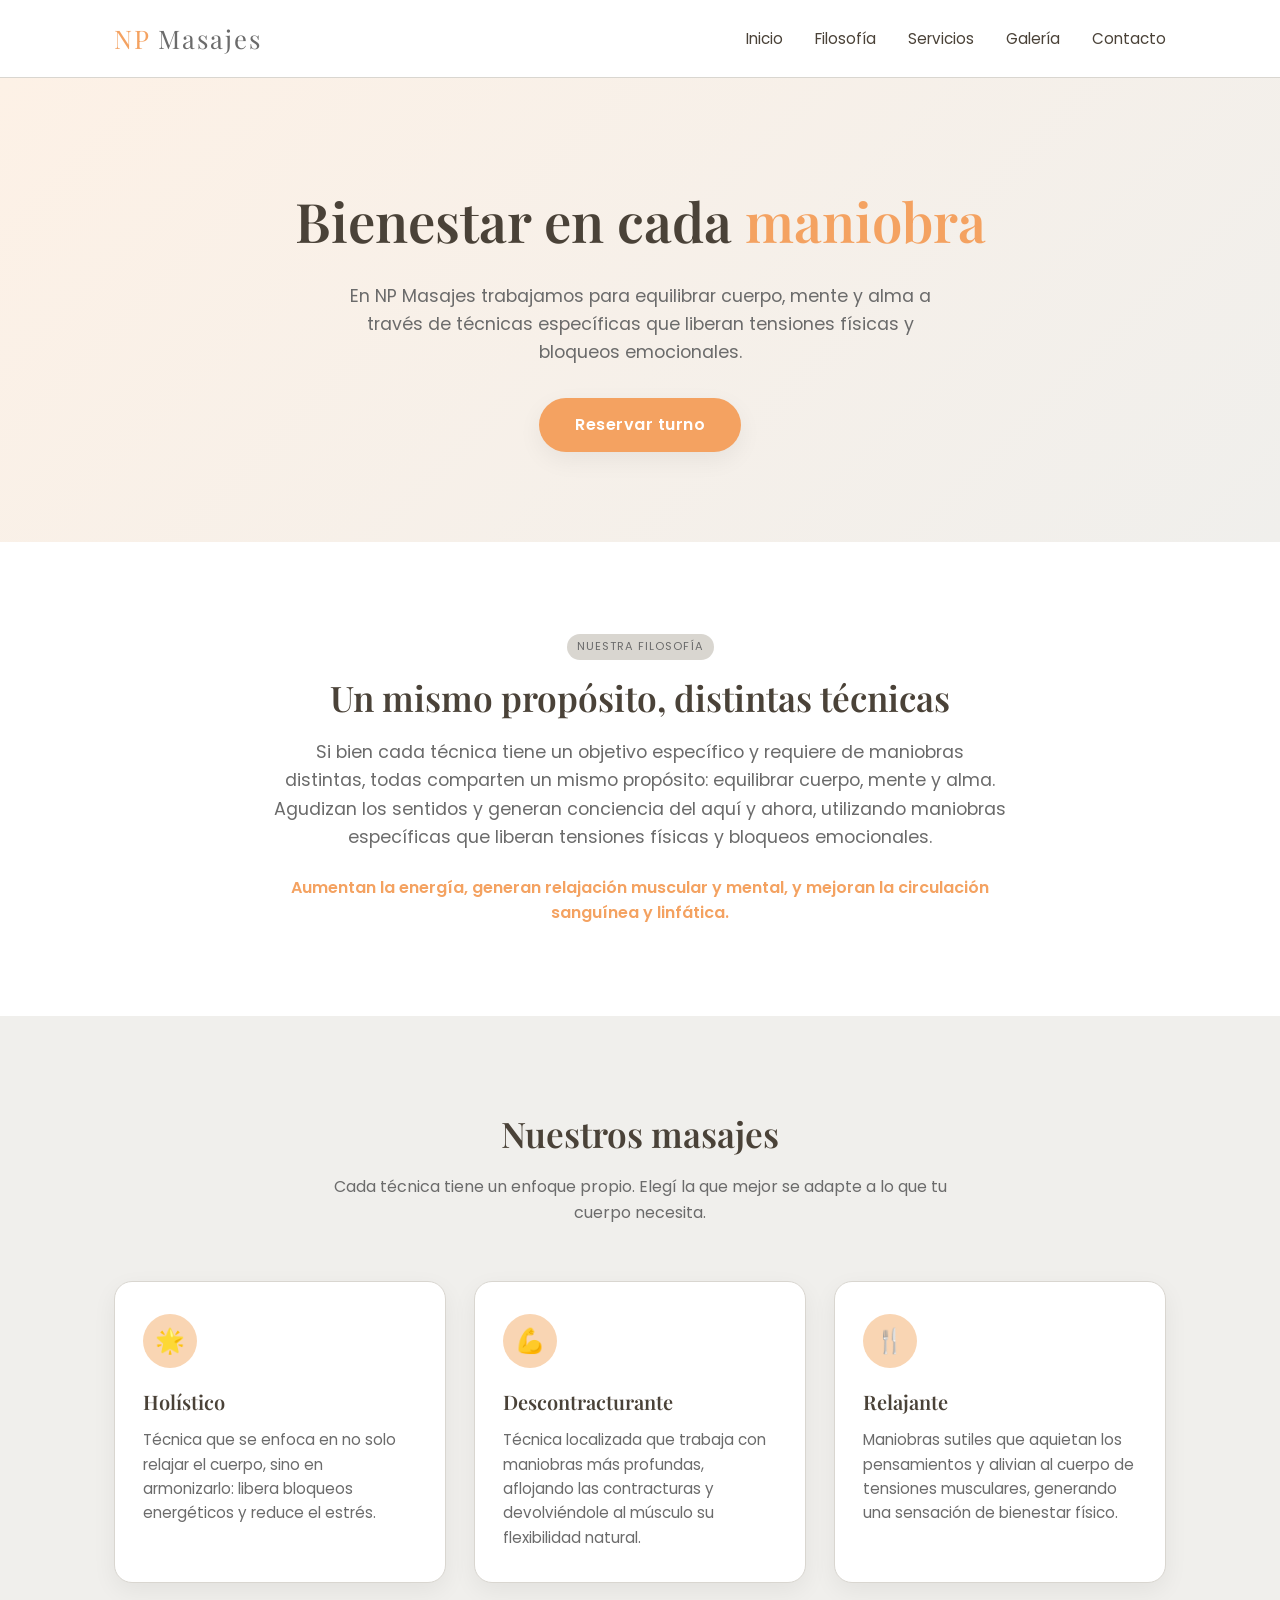
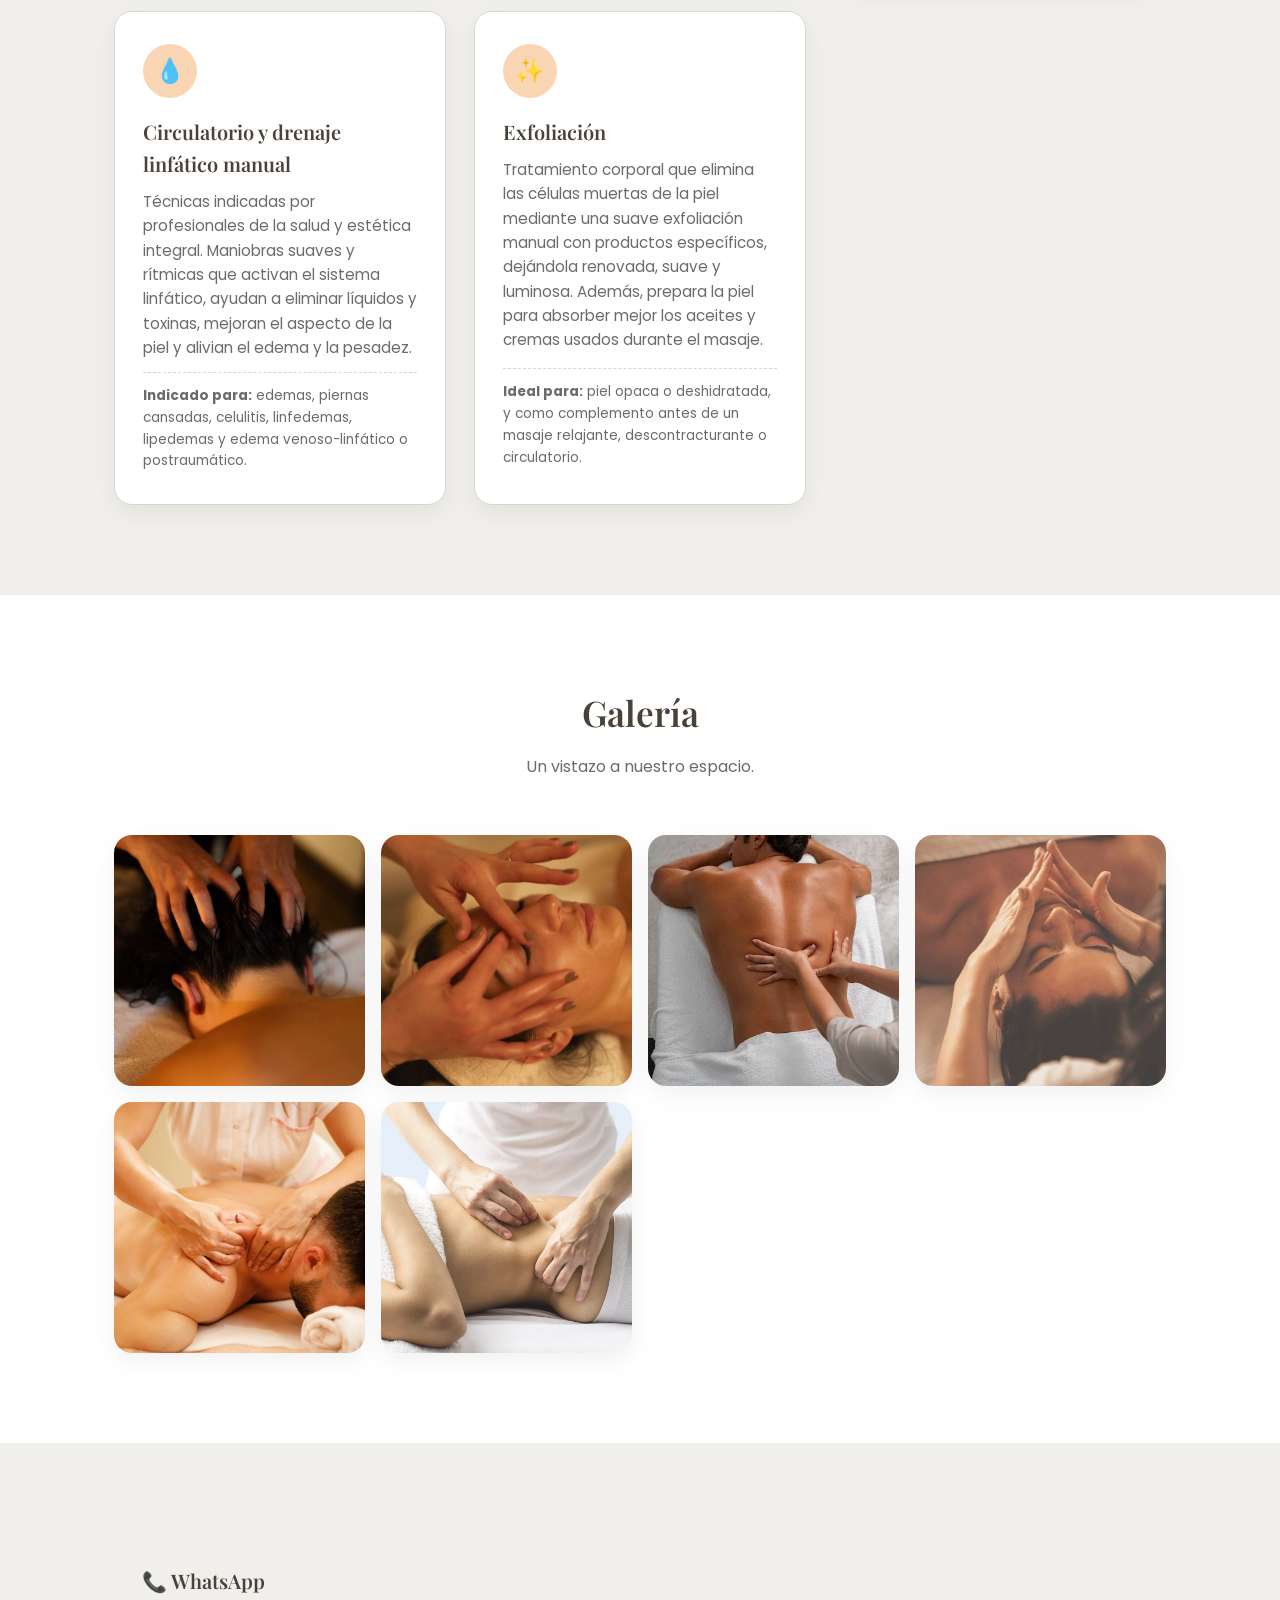
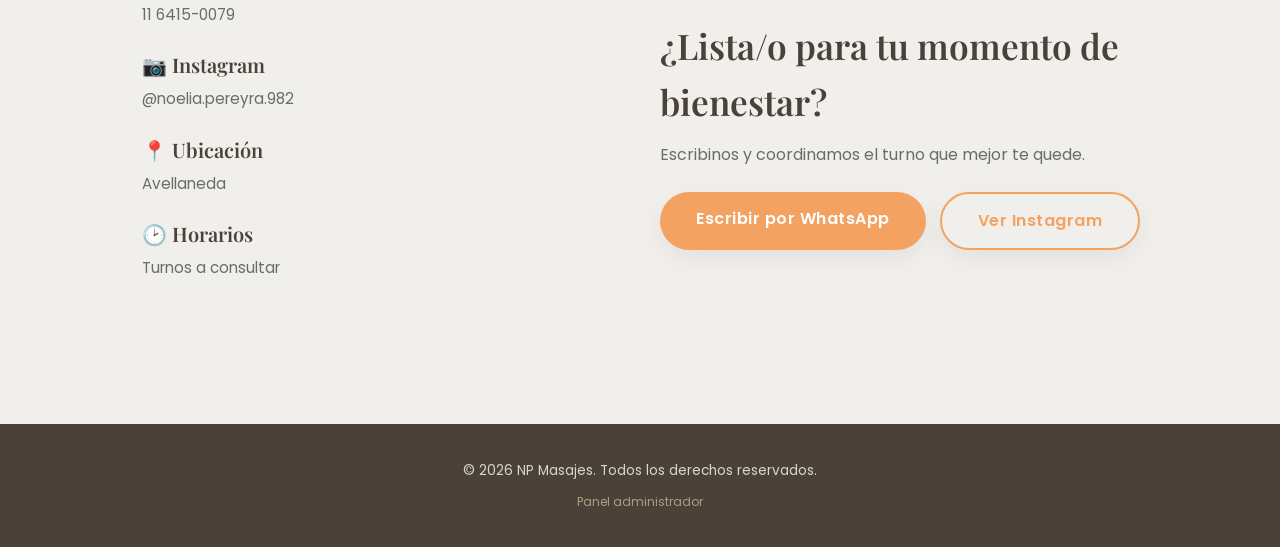
<file: NP Masajes/index.html>
<!DOCTYPE html>
<html lang="es-AR">
<head>
<meta charset="UTF-8" />
<meta name="viewport" content="width=device-width, initial-scale=1.0" />
<title>NP Masajes | Equilibrio de cuerpo, mente y alma</title>
<meta name="description" content="NP Masajes: masajes holísticos, descontracturantes, relajantes y drenaje linfático manual. Turnos disponibles." />
<link rel="preconnect" href="https://fonts.googleapis.com">
<link href="https://fonts.googleapis.com/css2?family=Playfair+Display:wght@600;700&family=Poppins:wght@300;400;500;600;700&display=swap" rel="stylesheet">
<link rel="stylesheet" href="css/styles.css" />
</head>
<body>

<header>
  <nav class="nav">
    <a href="#inicio" class="logo">NP <span>Masajes</span></a>
    <ul class="nav-links">
      <li><a href="#inicio">Inicio</a></li>
      <li><a href="#filosofia">Filosofía</a></li>
      <li><a href="#servicios">Servicios</a></li>
      <li><a href="#galeria">Galería</a></li>
      <li><a href="#contacto">Contacto</a></li>
    </ul>
    <button class="menu-toggle" aria-label="Abrir menú">&#9776;</button>
  </nav>
</header>

<section id="inicio" class="hero">
  <div class="container">
    <h1>Bienestar en cada <em>maniobra</em></h1>
    <p>En NP Masajes trabajamos para equilibrar cuerpo, mente y alma a través de técnicas específicas que liberan tensiones físicas y bloqueos emocionales.</p>
    <a href="#contacto" class="btn">Reservar turno</a>
  </div>
</section>

<section id="filosofia">
  <div class="filosofia">
    <span class="badge">Nuestra filosofía</span>
    <h2 class="section-title">Un mismo propósito, distintas técnicas</h2>
    <p>Si bien cada técnica tiene un objetivo específico y requiere de maniobras distintas, todas comparten un mismo propósito: equilibrar cuerpo, mente y alma. Agudizan los sentidos y generan conciencia del aquí y ahora, utilizando maniobras específicas que liberan tensiones físicas y bloqueos emocionales.</p>
    <span class="destacado">Aumentan la energía, generan relajación muscular y mental, y mejoran la circulación sanguínea y linfática.</span>
  </div>
</section>

<section id="servicios" class="bg-claro">
  <div class="container">
    <h2 class="section-title">Nuestros masajes</h2>
    <p class="section-subtitle">Cada técnica tiene un enfoque propio. Elegí la que mejor se adapte a lo que tu cuerpo necesita.</p>

    <div class="servicios-grid">

      <div class="card">
        <div class="icono">&#127775;</div>
        <h3>Holístico</h3>
        <p>Técnica que se enfoca en no solo relajar el cuerpo, sino en armonizarlo: libera bloqueos energéticos y reduce el estrés.</p>
      </div>

      <div class="card">
        <div class="icono">&#128170;</div>
        <h3>Descontracturante</h3>
        <p>Técnica localizada que trabaja con maniobras más profundas, aflojando las contracturas y devolviéndole al músculo su flexibilidad natural.</p>
      </div>

      <div class="card">
        <div class="icono">&#127860;</div>
        <h3>Relajante</h3>
        <p>Maniobras sutiles que aquietan los pensamientos y alivian al cuerpo de tensiones musculares, generando una sensación de bienestar físico.</p>
      </div>

      <div class="card">
        <div class="icono">&#128167;</div>
        <h3>Circulatorio y drenaje linfático manual</h3>
        <p>Técnicas indicadas por profesionales de la salud y estética integral. Maniobras suaves y rítmicas que activan el sistema linfático, ayudan a eliminar líquidos y toxinas, mejoran el aspecto de la piel y alivian el edema y la pesadez.</p>
        <p class="indicaciones"><strong>Indicado para:</strong> edemas, piernas cansadas, celulitis, linfedemas, lipedemas y edema venoso-linfático o postraumático.</p>
      </div>

      <div class="card">
        <div class="icono">&#10024;</div>
        <h3>Exfoliación</h3>
        <p>Tratamiento corporal que elimina las células muertas de la piel mediante una suave exfoliación manual con productos específicos, dejándola renovada, suave y luminosa. Además, prepara la piel para absorber mejor los aceites y cremas usados durante el masaje.</p>
        <p class="indicaciones"><strong>Ideal para:</strong> piel opaca o deshidratada, y como complemento antes de un masaje relajante, descontracturante o circulatorio.</p>
      </div>

    </div>
  </div>
</section>

<section id="galeria">
  <div class="container">
    <h2 class="section-title">Galería</h2>
    <p class="section-subtitle">Un vistazo a nuestro espacio.</p>
    <div class="galeria-grid">
      <figure><img src="images/f3ce9052329e9b0e01ea078173b2a0cc.jpg" alt="NP Masajes - masaje craneal" loading="lazy"></figure>
      <figure><img src="images/842acd6fda115864c0d44c26b71ada6f.jpg" alt="NP Masajes - masaje facial" loading="lazy"></figure>
      <figure><img src="images/c0e83fc3058518c785d6cfe1b15da601.jpg" alt="NP Masajes - masaje de espalda" loading="lazy"></figure>
      <figure><img src="images/9ad2f88880688f3eb6c4061f30e4dd0c.jpg" alt="NP Masajes - masaje facial relajante" loading="lazy"></figure>
      <figure><img src="images/d2c3f43dae44c2849a64dadc9afe38e1.jpg" alt="NP Masajes - masaje descontracturante" loading="lazy"></figure>
      <figure><img src="images/dc2717de87c484488033552839a7810c.jpg" alt="NP Masajes - masaje circulatorio" loading="lazy"></figure>
    </div>
    <p class="galeria-vacia" style="display:none;">Todavía no hay fotos cargadas. Agregalas en la carpeta <code>images</code> como <code>gallery-1.jpg</code>, <code>gallery-2.jpg</code>, etc.</p>
  </div>
</section>

<section id="contacto" class="bg-claro">
  <div class="container contacto-grid">
    <div class="contacto-info">
      <div class="card">
        <div class="item">
          <h3>&#128222; WhatsApp</h3>
          <p><a href="https://wa.me/5491164150079?text=Hola%20Noelia%2C%20quiero%20reservar%20un%20turno%20en%20NP%20Masajes" target="_blank" rel="noopener">11 6415-0079</a></p>
        </div>
        <div class="item">
          <h3>&#128247; Instagram</h3>
          <p><a href="https://www.instagram.com/noelia.pereyra.982/" target="_blank" rel="noopener">@noelia.pereyra.982</a></p>
        </div>
        <div class="item">
          <h3>&#128205; Ubicación</h3>
          <p>Avellaneda</p>
        </div>
        <div class="item">
          <h3>&#128337; Horarios</h3>
          <p>Turnos a consultar</p>
        </div>
      </div>
    </div>
    <div class="contacto-cta">
      <h2 class="section-title" style="text-align:left;">¿Lista/o para tu momento de bienestar?</h2>
      <p style="color:var(--gris); margin-bottom:24px;">Escribinos y coordinamos el turno que mejor te quede.</p>
      <div style="display:flex; gap:14px; flex-wrap:wrap;">
        <a href="https://wa.me/5491164150079?text=Hola%20Noelia%2C%20quiero%20reservar%20un%20turno%20en%20NP%20Masajes" target="_blank" rel="noopener" class="btn">Escribir por WhatsApp</a>
        <a href="https://www.instagram.com/noelia.pereyra.982/" target="_blank" rel="noopener" class="btn btn-outline">Ver Instagram</a>
      </div>
    </div>
  </div>
</section>

<footer>
  <div class="container">
    <p>&copy; <span id="anio-actual"></span> NP Masajes. Todos los derechos reservados.</p>
    <a class="admin-link" href="admin.html">Panel administrador</a>
  </div>
</footer>

<script src="js/main.js"></script>
</body>
</html>
</file>
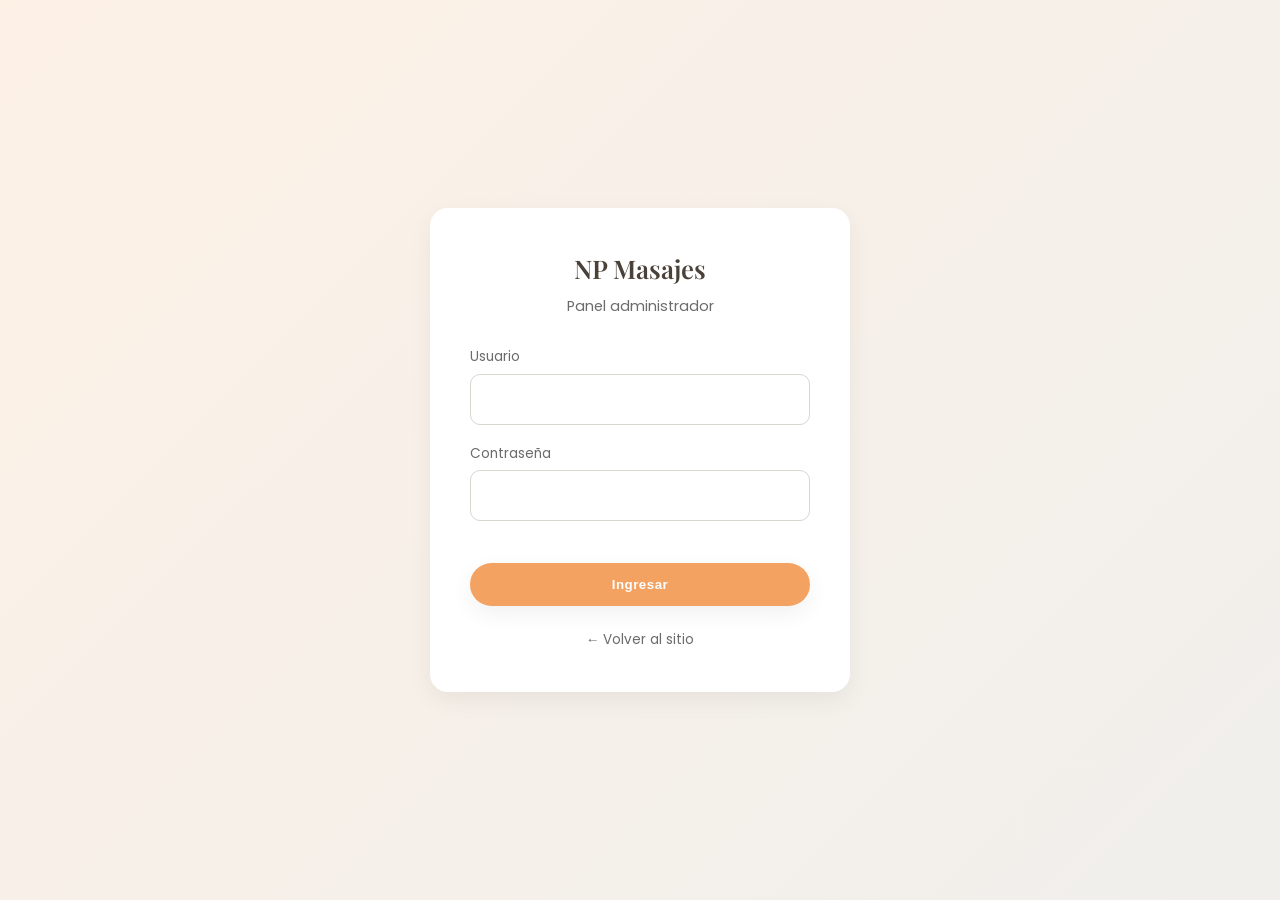
<file: NP Masajes/admin.html>
<!DOCTYPE html>
<html lang="es-AR">
<head>
<meta charset="UTF-8" />
<meta name="viewport" content="width=device-width, initial-scale=1.0" />
<title>Panel administrador | NP Masajes</title>
<meta name="robots" content="noindex, nofollow" />
<link rel="preconnect" href="https://fonts.googleapis.com">
<link href="https://fonts.googleapis.com/css2?family=Playfair+Display:wght@600;700&family=Poppins:wght@300;400;500;600;700&display=swap" rel="stylesheet">
<link rel="stylesheet" href="css/styles.css" />
<style>
  .admin-wrap {
    min-height: 100vh;
    display: flex;
    align-items: center;
    justify-content: center;
    background: linear-gradient(135deg, var(--naranja-claro) 0%, var(--gris-claro) 100%);
    padding: 24px;
  }
  .admin-card {
    background: var(--blanco);
    border-radius: var(--radio);
    box-shadow: var(--sombra);
    padding: 40px;
    width: 100%;
    max-width: 420px;
  }
  .admin-card h1 {
    font-size: 1.6rem;
    text-align: center;
    margin-bottom: 6px;
  }
  .admin-card .sub {
    text-align: center;
    color: var(--gris);
    font-size: 0.9rem;
    margin-bottom: 28px;
  }
  .campo { margin-bottom: 18px; }
  .campo label {
    display: block;
    font-size: 0.85rem;
    color: var(--gris);
    margin-bottom: 6px;
  }
  .campo input {
    width: 100%;
    padding: 12px 14px;
    border-radius: 10px;
    border: 1px solid var(--gris-medio);
    font-family: inherit;
    font-size: 1rem;
  }
  .campo input:focus { outline: 2px solid var(--naranja-suave); }
  .error-msg {
    color: #c0392b;
    font-size: 0.85rem;
    margin-bottom: 14px;
    display: none;
  }
  .panel {
    display: none;
    min-height: 100vh;
    background: var(--gris-claro);
    padding: 40px 24px;
  }
  .panel-header {
    max-width: 720px;
    margin: 0 auto 32px;
    display: flex;
    justify-content: space-between;
    align-items: center;
  }
  .panel-header a { color: var(--gris); font-size: 0.9rem; }
  .panel-box {
    max-width: 720px;
    margin: 0 auto;
    background: var(--blanco);
    border-radius: var(--radio);
    box-shadow: var(--sombra);
    padding: 36px;
  }
  .precio-fila {
    display: flex;
    align-items: center;
    justify-content: space-between;
    gap: 16px;
    padding: 16px 0;
    border-bottom: 1px solid var(--gris-claro);
  }
  .precio-fila:last-of-type { border-bottom: none; }
  .precio-fila .nombre { font-weight: 600; }
  .precio-fila .nombre small {
    display: block;
    font-weight: 400;
    color: var(--gris);
    font-size: 0.8rem;
  }
  .precio-fila .input-precio {
    display: flex;
    align-items: center;
    gap: 6px;
  }
  .precio-fila .input-precio span { color: var(--gris); }
  .precio-fila input {
    width: 130px;
    padding: 10px 12px;
    border-radius: 10px;
    border: 1px solid var(--gris-medio);
    font-family: inherit;
    font-size: 1rem;
    text-align: right;
  }
  .guardar-msg {
    margin-top: 20px;
    text-align: center;
    color: #2e7d32;
    font-weight: 600;
    display: none;
  }
  .btn-full { width: 100%; margin-top: 24px; }
  .btn-secundario {
    background: transparent;
    color: var(--gris);
    border: 1px solid var(--gris-medio);
  }
  .btn-secundario:hover { background: var(--gris-medio); color: var(--texto); }
</style>
</head>
<body>

<!-- ---- Pantalla de login ---- -->
<div class="admin-wrap" id="pantalla-login">
  <div class="admin-card">
    <h1>NP Masajes</h1>
    <p class="sub">Panel administrador</p>
    <p class="error-msg" id="error-msg">Usuario o contraseña incorrectos.</p>
    <form id="form-login">
      <div class="campo">
        <label for="usuario">Usuario</label>
        <input type="text" id="usuario" autocomplete="username" required />
      </div>
      <div class="campo">
        <label for="clave">Contraseña</label>
        <input type="password" id="clave" autocomplete="current-password" required />
      </div>
      <button type="submit" class="btn btn-full">Ingresar</button>
    </form>
    <p style="text-align:center; margin-top:20px;"><a href="index.html" style="color:var(--gris); font-size:0.85rem;">&larr; Volver al sitio</a></p>
  </div>
</div>

<!-- ---- Panel de precios ---- -->
<div class="panel" id="panel-precios">
  <div class="panel-header">
    <h2>Editar precios</h2>
    <div>
      <a href="index.html" style="margin-right:16px;">Ver sitio</a>
      <button id="btn-logout" class="btn btn-secundario" style="padding:8px 18px;">Cerrar sesión</button>
    </div>
  </div>
  <div class="panel-box">
    <div id="lista-precios"></div>
    <button id="btn-guardar" class="btn btn-full">Guardar cambios</button>
    <p class="guardar-msg" id="guardar-msg">Precios actualizados correctamente.</p>
  </div>
</div>

<script src="js/admin.js"></script>
</body>
</html>
</file>
<file: NP Masajes/css/styles.css>
/* ===== NP MASAJES - estilos ===== */
:root {
  --naranja: #f4a261;
  --naranja-suave: #f9d5b3;
  --naranja-claro: #fdf1e6;
  --gris: #6b6b6b;
  --gris-claro: #f0efec;
  --gris-medio: #d9d6d0;
  --blanco: #ffffff;
  --texto: #4a4238;
  --sombra: 0 8px 24px rgba(0, 0, 0, 0.06);
  --radio: 18px;
  font-size: 16px;
}

* { box-sizing: border-box; margin: 0; padding: 0; }

body {
  font-family: 'Poppins', 'Segoe UI', sans-serif;
  color: var(--texto);
  background: var(--blanco);
  line-height: 1.6;
}

h1, h2, h3 { font-family: 'Playfair Display', Georgia, serif; font-weight: 600; }

a { text-decoration: none; color: inherit; }

img { max-width: 100%; display: block; }

.container { width: 100%; max-width: 1100px; margin: 0 auto; padding: 0 24px; }

/* ---- Header ---- */
header {
  position: sticky;
  top: 0;
  z-index: 100;
  background: rgba(255, 255, 255, 0.92);
  backdrop-filter: blur(6px);
  box-shadow: 0 1px 0 var(--gris-medio);
}

.nav {
  display: flex;
  align-items: center;
  justify-content: space-between;
  padding: 18px 24px;
  max-width: 1100px;
  margin: 0 auto;
}

.logo {
  font-family: 'Playfair Display', Georgia, serif;
  font-size: 1.6rem;
  letter-spacing: 2px;
  color: var(--naranja);
}

.logo span { color: var(--gris); }

.nav-links {
  display: flex;
  gap: 32px;
  list-style: none;
}

.nav-links a {
  font-size: 0.95rem;
  color: var(--texto);
  transition: color 0.2s;
}

.nav-links a:hover { color: var(--naranja); }

.menu-toggle {
  display: none;
  background: none;
  border: none;
  font-size: 1.6rem;
  color: var(--naranja);
  cursor: pointer;
}

/* ---- Hero ---- */
.hero {
  background: linear-gradient(135deg, var(--naranja-claro) 0%, var(--gris-claro) 100%);
  padding: 100px 24px 90px;
  text-align: center;
}

.hero h1 {
  font-size: clamp(2.2rem, 5vw, 3.4rem);
  color: var(--texto);
  margin-bottom: 18px;
}

.hero h1 em { color: var(--naranja); font-style: normal; }

.hero p {
  max-width: 620px;
  margin: 0 auto 32px;
  font-size: 1.1rem;
  color: var(--gris);
}

.btn {
  display: inline-block;
  background: var(--naranja);
  color: var(--blanco);
  padding: 14px 36px;
  border-radius: 40px;
  font-weight: 600;
  letter-spacing: 0.5px;
  box-shadow: var(--sombra);
  transition: transform 0.2s, background 0.2s;
  border: none;
  cursor: pointer;
}

.btn:hover { background: #e6903f; transform: translateY(-2px); }

.btn-outline {
  background: transparent;
  border: 2px solid var(--naranja);
  color: var(--naranja);
}

.btn-outline:hover { background: var(--naranja); color: var(--blanco); }

/* ---- Secciones generales ---- */
section { padding: 90px 0; }

.section-title { text-align: center; margin-bottom: 12px; font-size: 2.2rem; }

.section-subtitle {
  text-align: center;
  color: var(--gris);
  max-width: 620px;
  margin: 0 auto 56px;
}

.bg-claro { background: var(--gris-claro); }

/* ---- Filosofia ---- */
.filosofia {
  max-width: 780px;
  margin: 0 auto;
  text-align: center;
  padding: 0 24px;
}

.filosofia p { font-size: 1.1rem; color: var(--gris); }

.filosofia .destacado {
  display: block;
  margin-top: 24px;
  color: var(--naranja);
  font-weight: 600;
}

/* ---- Servicios ---- */
.servicios-grid {
  display: grid;
  grid-template-columns: repeat(auto-fit, minmax(260px, 1fr));
  gap: 28px;
}

.card {
  background: var(--blanco);
  border-radius: var(--radio);
  padding: 32px 28px;
  box-shadow: var(--sombra);
  border: 1px solid var(--gris-medio);
  display: flex;
  flex-direction: column;
  transition: transform 0.25s;
}

.card:hover { transform: translateY(-6px); }

.card .icono {
  width: 54px;
  height: 54px;
  border-radius: 50%;
  background: var(--naranja-suave);
  display: flex;
  align-items: center;
  justify-content: center;
  font-size: 1.5rem;
  margin-bottom: 18px;
}

.card h3 { font-size: 1.25rem; margin-bottom: 10px; }

.card p { color: var(--gris); font-size: 0.95rem; flex-grow: 1; }

.card .indicaciones {
  font-size: 0.85rem;
  color: var(--gris);
  margin-top: 12px;
  padding-top: 12px;
  border-top: 1px dashed var(--gris-medio);
}

.card .precio {
  margin-top: 20px;
  font-size: 1.3rem;
  font-weight: 700;
  color: var(--naranja);
}

.card.proximamente {
  opacity: 0.85;
  border-style: dashed;
}

.badge {
  display: inline-block;
  font-size: 0.7rem;
  text-transform: uppercase;
  letter-spacing: 1px;
  background: var(--gris-medio);
  color: var(--gris);
  padding: 4px 10px;
  border-radius: 20px;
  margin-bottom: 10px;
  width: fit-content;
}

/* ---- Galeria ---- */
.galeria-grid {
  display: grid;
  grid-template-columns: repeat(auto-fill, minmax(220px, 1fr));
  gap: 16px;
}

.galeria-grid figure {
  overflow: hidden;
  border-radius: var(--radio);
  box-shadow: var(--sombra);
  aspect-ratio: 1 / 1;
}

.galeria-grid img {
  width: 100%;
  height: 100%;
  object-fit: cover;
  transition: transform 0.3s;
}

.galeria-grid figure:hover img { transform: scale(1.08); }

.galeria-vacia {
  text-align: center;
  color: var(--gris);
  padding: 40px;
  border: 2px dashed var(--gris-medio);
  border-radius: var(--radio);
}

/* ---- Contacto ---- */
.contacto-grid {
  display: grid;
  grid-template-columns: 1fr 1fr;
  gap: 40px;
  align-items: center;
}

.contacto-info .card {
  border: none;
  box-shadow: none;
  background: var(--gris-claro);
}

.contacto-info h3 { margin-bottom: 6px; }

.contacto-info .item { margin-bottom: 22px; }

/* ---- Footer ---- */
footer {
  background: var(--texto);
  color: var(--gris-medio);
  padding: 36px 0;
  text-align: center;
  font-size: 0.85rem;
}

footer a { color: var(--naranja-suave); }
footer .admin-link { display: block; margin-top: 10px; opacity: 0.6; font-size: 0.75rem; }

@media (max-width: 768px) {
  .menu-toggle { display: block; }
  .nav-links {
    position: absolute;
    top: 100%;
    left: 0;
    right: 0;
    background: var(--blanco);
    flex-direction: column;
    padding: 20px 24px;
    display: none;
    box-shadow: var(--sombra);
  }
  .nav-links.abierto { display: flex; }
  .contacto-grid { grid-template-columns: 1fr; }
}
</file>
